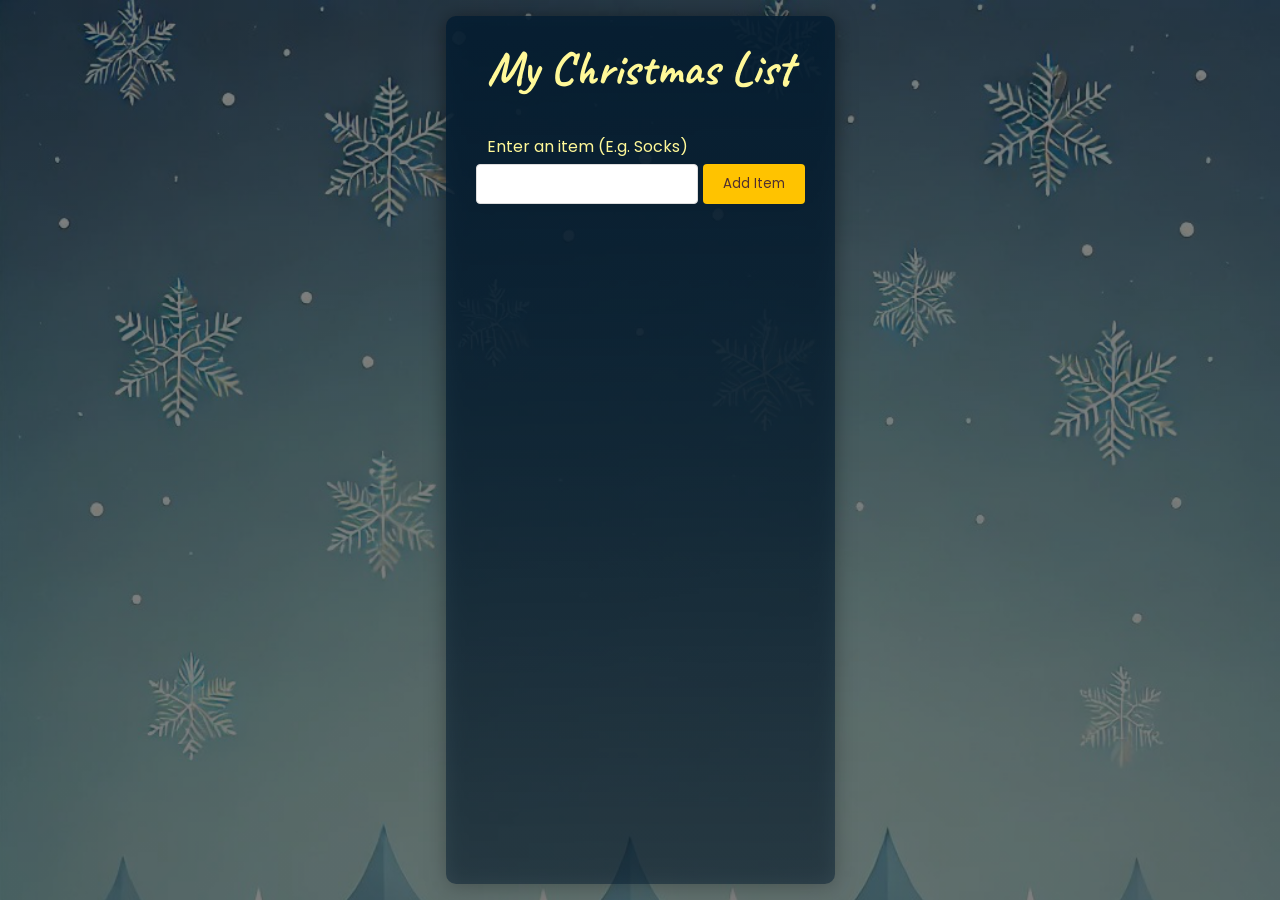
<file: Javascriptmas 2024 (Scrimba)/Day 1 - Grandpa's Gift List 🎅/index.html>
<!DOCTYPE html>
<html lang="en">
    <head>
        <meta charset="UTF-8" />
        <meta name="viewport" content="width=device-width, initial-scale=1.0" />
        <title>My Christmas List</title>
        <link rel="stylesheet" href="index.css" />
        <link rel="preconnect" href="https://fonts.googleapis.com" />
        <link rel="preconnect" href="https://fonts.gstatic.com" crossorigin />
        <link
            href="https://fonts.googleapis.com/css2?family=Birthstone&family=Caveat:wght@400..700&family=Poppins:ital,wght@0,100;0,200;0,300;0,400;0,500;0,600;0,700;0,800;0,900;1,100;1,200;1,300;1,400;1,500;1,600;1,700;1,800;1,900&display=swap"
            rel="stylesheet"
        />
    </head>

    <body>
        <div class="container">
            <h1>My Christmas List</h1>
            <div class="input-group">
                <label for="item-input">Enter an item (E.g. Socks)</label>
                <input type="text" id="item-input" />
                <button id="add-item-button">Add Item</button>
            </div>
            <ul id="shopping-list" aria-live="polite"></ul>
        </div>
        <script type="module" src="index.js"></script>
    </body>
</html>
</file>
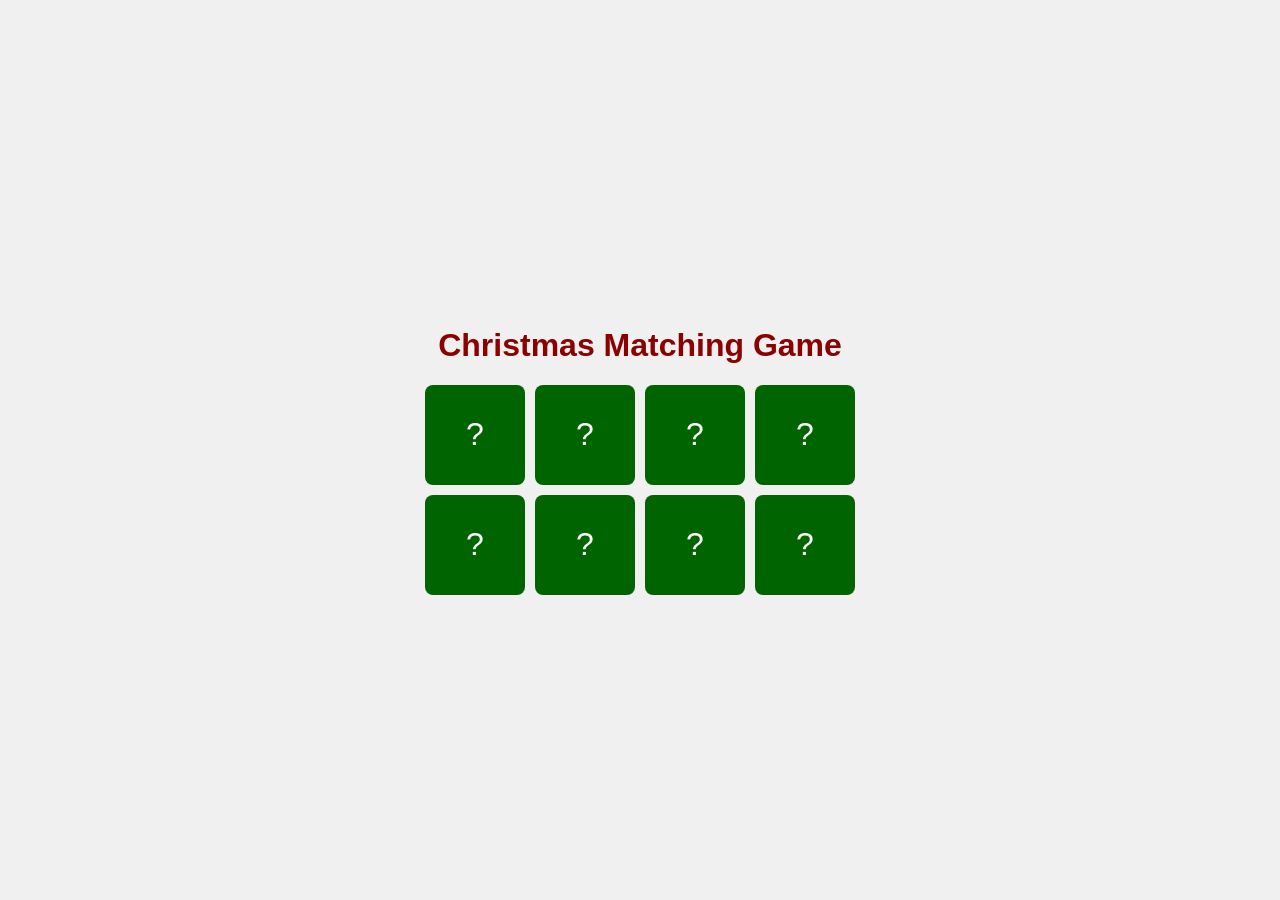
<file: Javascriptmas 2024 (Scrimba)/Day 11 - Card Matching Game/index.html>
<!DOCTYPE html>
<html lang="en">
    <head>
        <meta charset="UTF-8" />
        <meta name="viewport" content="width=device-width, initial-scale=1.0" />
        <title>Christmas Matching Game</title>
        <link rel="stylesheet" href="index.css" />
    </head>
    <body>
        <h1>Christmas Matching Game</h1>
        <div class="game-container" id="game-board"></div>
        <script src="index.js"></script>
    </body>
</html>
</file>
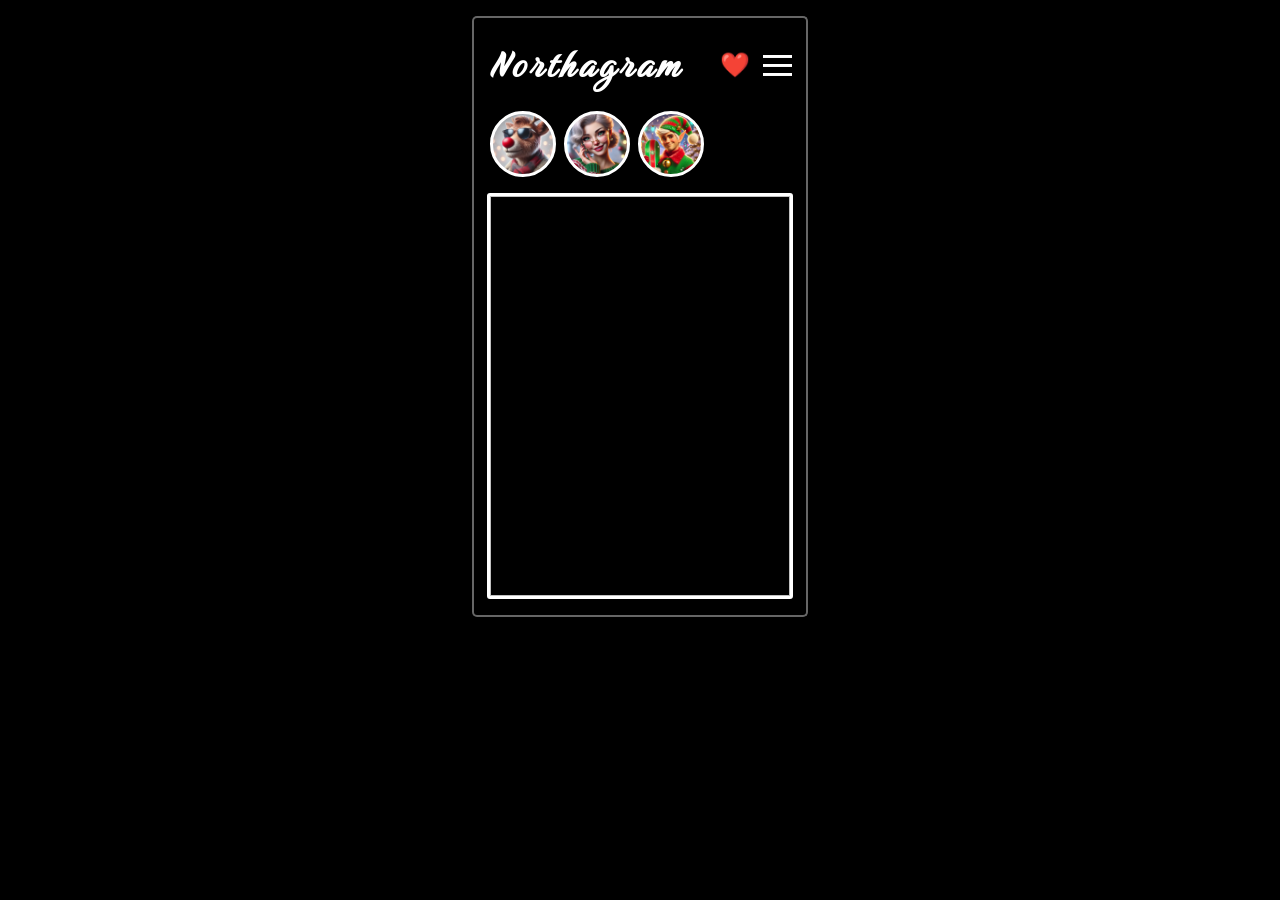
<file: Javascriptmas 2024 (Scrimba)/Day 14 - Northagram 🎅/index.html>
<!DOCTYPE html>
<html lang="en">
    <head>
        <meta charset="UTF-8" />
        <title>Northagram</title>
        <link rel="stylesheet" href="index.css" />
        <link rel="preconnect" href="https://fonts.googleapis.com" />
        <link rel="preconnect" href="https://fonts.gstatic.com" crossorigin />
        <link
            href="https://fonts.googleapis.com/css2?family=Birthstone&family=Poppins:ital,wght@0,100;0,200;0,300;0,400;0,500;0,600;0,700;0,800;0,900;1,100;1,200;1,300;1,400;1,500;1,600;1,700;1,800;1,900&display=swap"
            rel="stylesheet"
        />
    </head>

    <body>
        <header>
            <h1>Northagram</h1>
            <div class="heart" aria-label="notifications">❤️</div>
            <div class="menu" aria-label="Open menu">|||</div>
        </header>
        <main>
            <section class="feed-avatars" aria-label="Friend Avatars"></section>
            <section
                class="feed-images"
                aria-label="Photo Feed"
                aria-live="polite"
            >
                <div class="ux-loading" role="status">☃️☃️☃️</div>
            </section>
        </main>
        <script type="module" src="index.js"></script>
    </body>
</html>
</file>
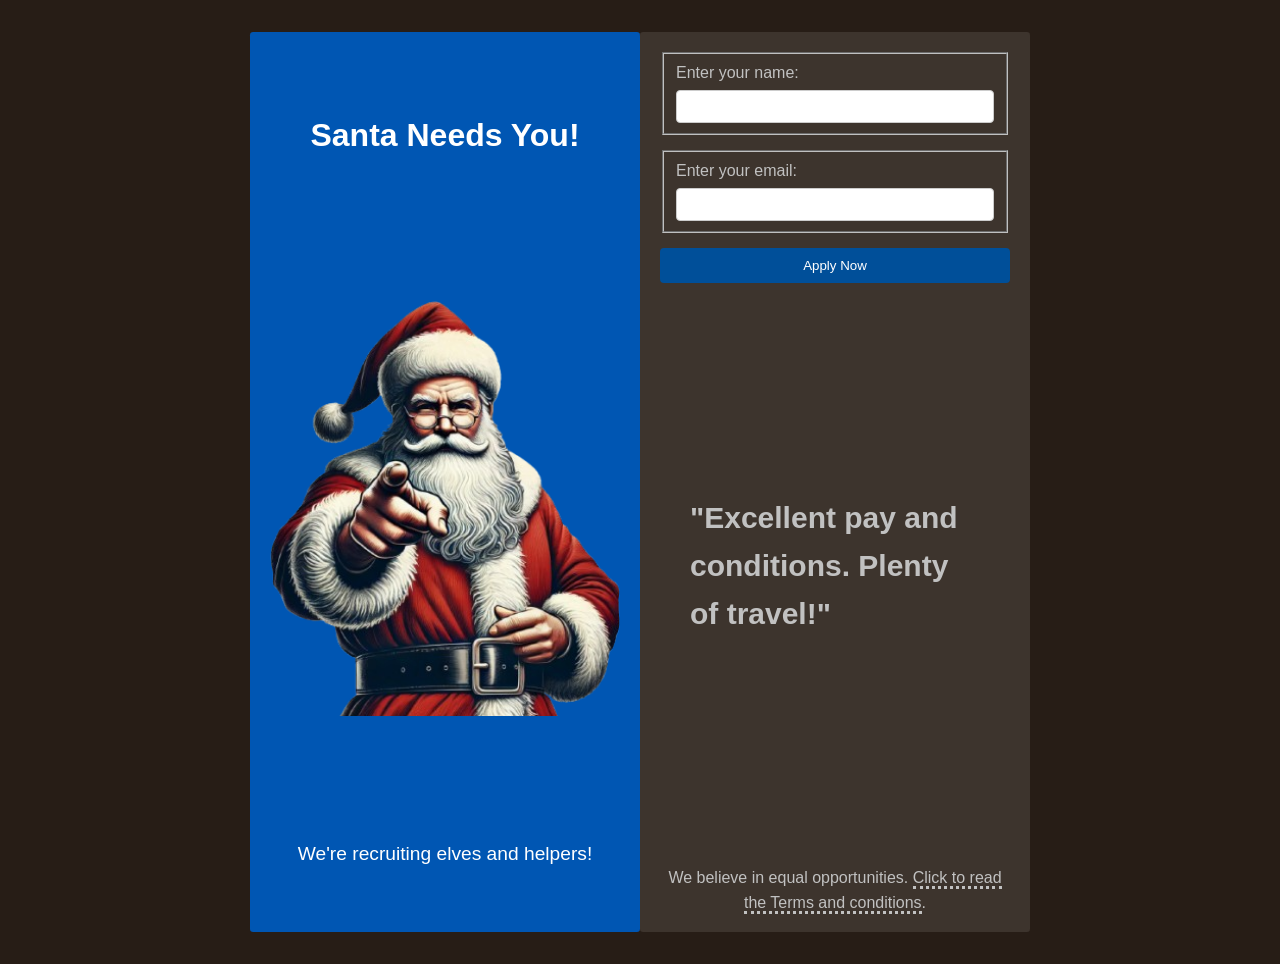
<file: Javascriptmas 2024 (Scrimba)/Day 17/index.html>
<!DOCTYPE html>
<html lang="en">
    <!-- 
Santa needs extra help in the run up to Christmas so he has created this advert with a form to allow elves and helpers to sign up.

In the small print, it says “we believe in equal opportunities”. But there is no evidence of that in this website because it has a ton of accessibility issues!

**Task**
Your task is to find and correct the accessibility issues. There are broadly four areas to think about. I have put details in hint.md but why not try to solve the issues without checking hint.md first!

You will need to change code in index.html and index.css to complete this challenge.
 -->

    <head>
        <meta charset="utf-8" />
        <title>Santa Needs You</title>
        <link rel="stylesheet" href="index.css" />
    </head>

    <body>
        <header>
            <h1>Santa Needs You!</h1>
            <img
                src="santa-needs-you.png"
                alt="AI generated image of Santa pointing at (you) that is the person looking at the image"
            />
            <p>We're recruiting elves and helpers!</p>
        </header>
        <section>
            <form class="signup-form">
                <fieldset class="form-group">
                    <label for="name">Enter your name:</label>
                    <input type="text" id="name" name="name" />
                </fieldset>
                <fieldset class="form-group">
                    <label for="email">Enter your email:</label>
                    <input type="email" id="email" name="email" />
                </fieldset>
                <div class="form-group">
                    <button type="submit">Apply Now</button>
                </div>
            </form>
            <p class="message">Email received! Thank you 🎅</p>
            <h2>"Excellent pay and conditions. Plenty of travel!"</h2>
            <p class="footer-txt">
                We believe in equal opportunities.
                <a href="">Click to read the Terms and conditions</a>.
            </p>
        </section>
        <script src="index.js"></script>
    </body>
</html>
</file>
<file: Javascriptmas 2024 (Scrimba)/Day 1 - Grandpa's Gift List 🎅/index.css>
/* 
solution by (c) Abdullah Fatota

template files (c) Scrimba MIT license

changelog:

* submit initial solution
*/

:root {
    --bg: rgb(131, 97, 73, 0.6);
    --text: #fff898;

    --button: hsl(46, 100%, 50%);
    --button-hover: hsl(46, 100%, 70%);
    --button-active: hsl(46, 100%, 47%);
    --button-text: #503030;

    background-color: var(--bg);
    color: var(--text);
}

body {
    font-family: Arial, sans-serif;
    margin: 0;
    padding: 0;
    display: flex;
    justify-content: center;
    align-items: stretch;
    min-height: 100vh;
    background-image: linear-gradient(rgba(0, 0, 0, 0.5), rgba(0, 0, 0, 0.5)),
        url("snowybg.png");
    background-size: cover;
}

.container {
    background-image: linear-gradient(
        hsl(207, 80%, 11%, 0.9),
        hsl(207, 80%, 11%, 0.5)
    );
    text-align: center;
    padding-block: 10px;
    padding-inline: 30px;
    filter: drop-shadow(0 2px 10px rgba(0, 0, 0, 0.5));
    margin: 1em 0;
    border-radius: 10px;
    font-family: "Poppins";
}

h1 {
    font-size: 3em;
    margin: 0.25em 0 0.75em 0;
    font-family: "Caveat";
}

label,
button,
input::placeholder {
    font-family: "Poppins";
}

input::placeholder {
    font-size: 0.8em;
}

.input-group {
    display: grid;
    > label {
        grid-area: label;
    }

    > input {
        grid-area: input;
    }

    > button {
        grid-area: button;
    }

    grid-template-areas:
        "label ."
        "input button";

    justify-content: center;
    gap: 5px;
    margin-bottom: 20px;
    position: relative;
}

#item-input {
    width: 200px;
    padding: 10px;
    border: 1px solid #ddd;
    border-radius: 4px;

    &:focus,
    :focus-visible {
        outline-color: var(--button-hover);
    }
}

button {
    padding: 10px 20px;
    border: none;
    background-color: var(--button);
    color: var(--button-text);
    cursor: pointer;
    border-radius: 4px;
}

button:hover,
button:focus {
    background-color: var(--button-hover);
}

button:active {
    background-color: var(--button-active);
    color: black;
}

label {
    justify-self: start;
    margin-left: 1px;
    padding: 0 10px;
    /* border: 1px solid; */
}

#shopping-list {
    list-style: "🎁 ";
}

#shopping-list li {
    margin: 10px 0;
    border-radius: 4px;
    text-align: left;
    font-size: 1.9em;
    font-family: "Caveat";
}
</file>
<file: Javascriptmas 2024 (Scrimba)/Day 11 - Card Matching Game/index.css>
body {
    display: flex;
    flex-direction: column;
    align-items: center;
    justify-content: center;
    font-family: Arial, sans-serif;
    height: 100vh;
    margin: 0;
    background-color: #f0f0f0;
}

h1 {
    color: darkred;
}

.game-container {
    display: grid;
    grid-template-columns: repeat(4, 100px);
    grid-template-rows: repeat(2, 1fr);
    gap: 10px;
}

.card {
    width: 100px;
    height: 100px;
    display: flex;
    justify-content: center;
    align-items: center;
    background-color: darkgreen;
    color: white;
    font-size: 2rem;
    cursor: pointer;
    border-radius: 8px;
}

.card.revealed {
    background-color: #fff;
    color: black;
    cursor: default;
}
</file>
<file: Javascriptmas 2024 (Scrimba)/Day 14 - Northagram 🎅/index.css>
html,
body {
    margin: 0;
    padding: 0;
}

body {
    background-color: black;
    color: white;
    font-family: "Poppins", "Gill Sans", sans-serif;
}

/* fonts */

h1 {
    font-family: "Birthstone", cursive;
    font-size: 2.8em;
    padding: 0;
    margin: 0;
    letter-spacing: 0.09em;
}

p.ux-message {
    margin: 0 auto;
    text-align: center;
}

/* elements */

header,
main {
    width: 300px;
    border: 2px solid #666;
}

header {
    display: flex;
    align-items: center;
    justify-content: space-between;
    gap: 0.8em;
    margin: 1em auto 0 auto;
    border-bottom: 0;
    border-top-left-radius: 5px;
    border-top-right-radius: 5px;
    padding: 1em 1em 0.5em 1em;
}

main {
    margin: 0 auto 0.5em auto;
    border-top: 0;
    border-bottom-left-radius: 5px;
    border-bottom-right-radius: 5px;
    padding: 0 1em 1em 1em;
}

.heart {
    margin-left: auto;
    font-size: 1.5em;
}

.menu {
    transform: rotate(90deg);
    font-size: 2em;
}

.feed-avatars {
    padding: 0.5em 0;
    display: flex;
    gap: 0.5em;
    min-height: 66px;
}

.feed-images {
    margin-top: 0.5em;
    display: flex;
    align-items: center;
    justify-content: center;
    min-height: 400px;
}

/* images */

.avatar {
    width: 60px;
    border-radius: 50%;
    border: 3px solid #fff;
    background-size: 100%;
}

.highlight {
    border: 3px solid red;
}

.feature-image {
    min-width: 100%;
    display: block;
    margin: 0 auto;
    border-radius: 3px;
    height: 400px;
    object-fit: cover;
    border: 3px solid white;
}

/* loading animation */

.ux-loading {
    animation: myAnim 1s linear 0s infinite normal forwards;
    font-size: 3em;
}

.stop-animation {
    animation-play-state: paused !important;
    display: none;
}

@keyframes myAnim {
    0% {
        opacity: 0.8;
        transform: scale(0.2);
    }

    80% {
        opacity: 0;
        transform: scale(1.2);
    }

    100% {
        opacity: 0;
        transform: scale(2.2);
    }
}
</file>
<file: Javascriptmas 2024 (Scrimba)/Day 17/index.css>
:root {
    --bg: #271d16;
    --card: #3d342d;

    --text: #fff898;

    --button: hsl(46, 100%, 50%);
    --button-hover: hsl(46, 100%, 70%);
    --button-active: hsl(46, 100%, 47%);
    --button-text: #503030;

    --font-size-large: calc(1.3 * var(--font-size-big));
    --font-size-big: calc(1.3 * var(--font-size-base));

    --font-size-base: 1rem;

    --font-size-small: calc(var(--font-size-base) / 1.3);
    --font-size-small-spacing: 0.4pt;

    --new-gap-mega: calc(4 * var(--new-gap-large));
    --new-gap-large: calc(2 * var(--new-gap-medium));
    --new-gap-medium: 1rem;
    --new-gap-small: calc(0.4 * var(--new-gap-medium));
    --new-gap-tiny: calc(0.2 * var(--new-gap-medium));

    background-color: var(--bg);
    color: var(--text);
}

body {
    font-family: Arial, sans-serif;
    line-height: 1.6;
    margin: 0;
    padding: 0;
    padding-block: var(--new-gap-large);
    color: #c1c1c1;
    display: flex;
    row-gap: var(--new-gap-large);
    flex-wrap: wrap;
    justify-content: center;
    height: 100vh;
}

header {
    background: #0056b3;
    color: #fff;
    padding: 0 20px;
    text-align: center;
    width: 350px;
    display: flex;
    flex-direction: column;
    justify-content: space-around;
}

header,
section {
    border-radius: var(--new-gap-tiny);
}

header h1 {
    margin: 0.5em 0;
}

header p {
    margin: 0;
    font-size: 1.2em;
}

h2 {
    padding: 30px;
    font-size: 30px;
}

section {
    padding: 20px 20px 0 20px;
    background: #3d342d;
    width: 350px;
    display: flex;
    flex-direction: column;
    justify-content: space-between;
}

.form-group {
    margin-bottom: 15px;
}

.form-group:last-child {
    margin-bottom: 0;
}

.form-group label {
    display: block;
    margin-bottom: 5px;
}

.form-group input[type="text"],
.form-group input[type="email"] {
    width: 100%;
    padding: 8px;
    border: 1px solid #ccc;
    border-radius: 4px;
    box-sizing: border-box;
}

button {
    background: hsl(209, 100%, 30%);
    color: white;
    border: none;
    padding: 10px 20px;
    cursor: pointer;
    border-radius: 4px;
    width: 100%;
    transition: transform 0.1s, background-color 0.1s;

    &:hover {
        background-color: hsl(209, 100%, 36%);
    }

    &:active {
        outline: auto;
        transform: scale(0.98);
        background-color: hsl(209, 100%, 24%);
    }
}

.footer-txt {
    text-align: center;
}

.footer-txt a {
    color: inherit;
    border-bottom: medium dotted;
    text-decoration: none;
    text-decoration: none;

    &:hover {
        border-bottom-style: solid;
    }
}

.message {
    display: none;
    padding: 0 30px;
}
</file>
